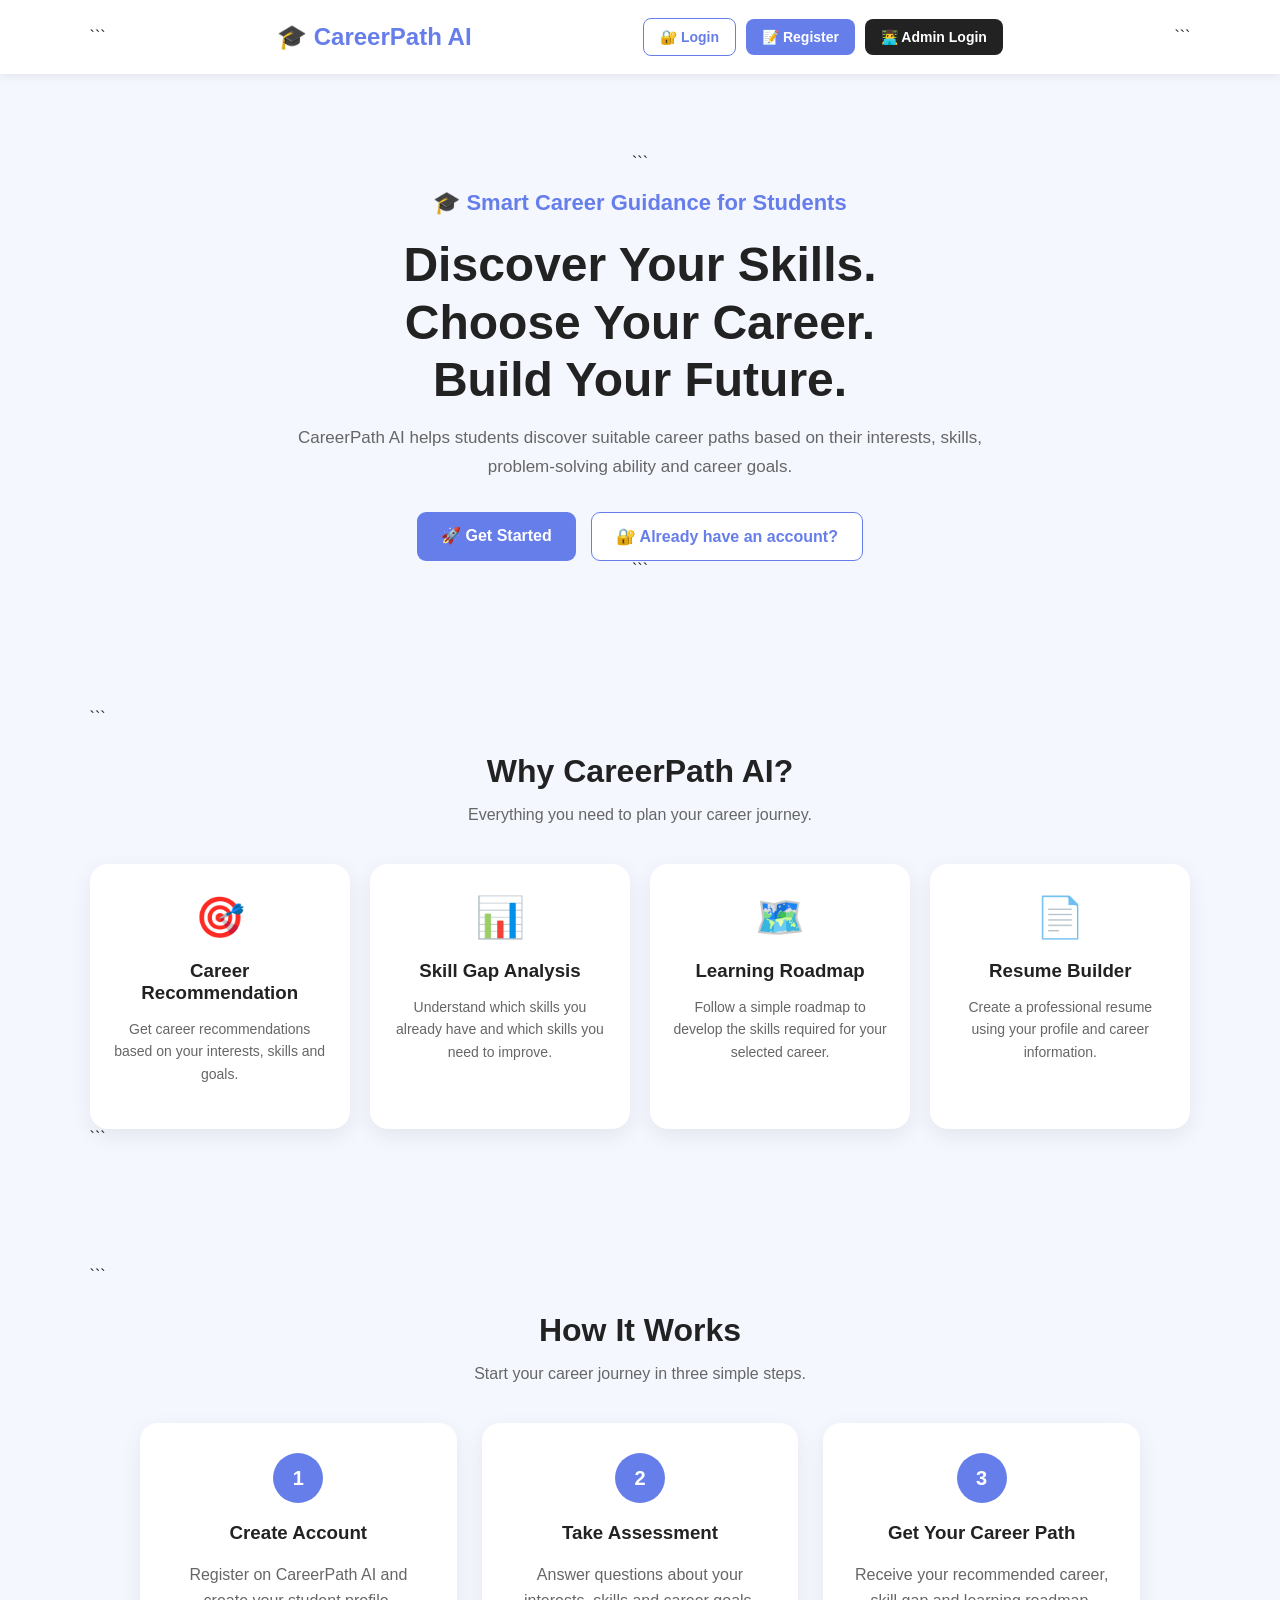
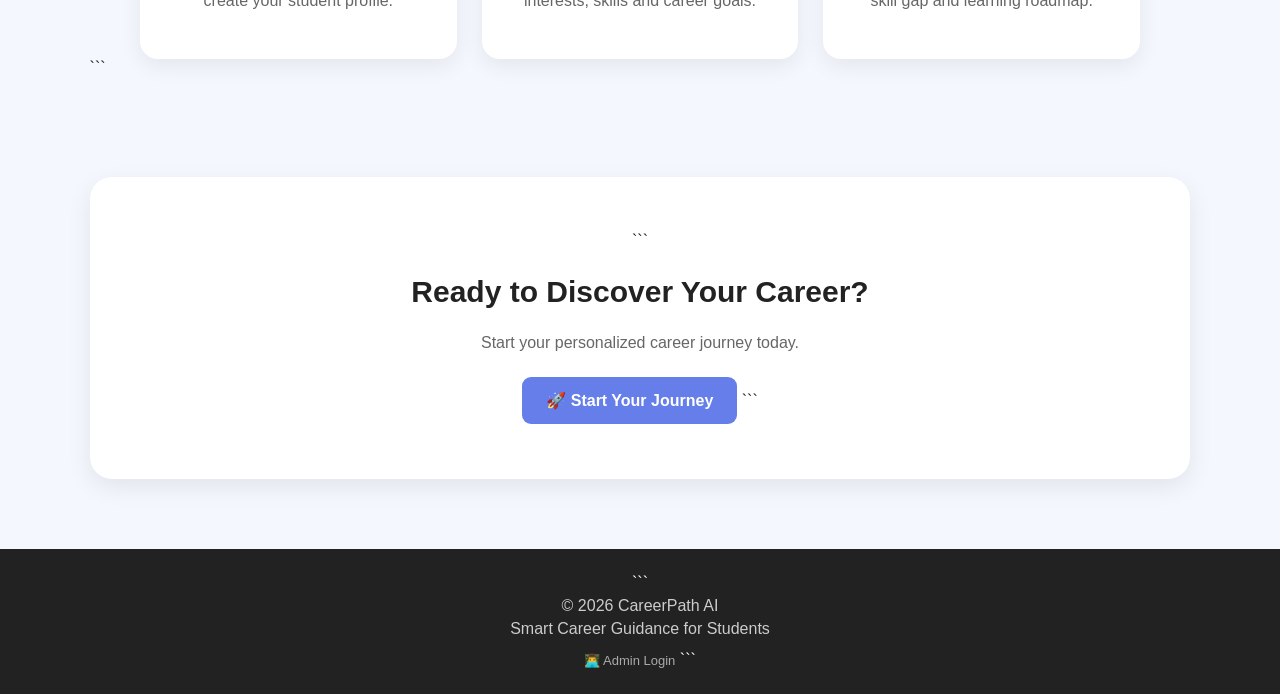
<file: templates/index.html>
<!DOCTYPE html>

<html lang="en">
<head>
<meta charset="UTF-8">
<meta name="viewport" content="width=device-width, initial-scale=1.0">

<title>CareerPath AI - Smart Career Guidance</title>

<style>

* {
    box-sizing: border-box;
}

body {
    margin: 0;
    font-family: Arial, sans-serif;
    background: #f5f7ff;
    color: #222;
}

/* NAVBAR */

.navbar {
    background: white;
    padding: 18px 7%;
    display: flex;
    justify-content: space-between;
    align-items: center;
    box-shadow: 0 2px 10px rgba(0,0,0,0.08);
}

.logo {
    font-size: 24px;
    font-weight: bold;
    color: #667eea;
    text-decoration: none;
}

.nav-buttons {
    display: flex;
    gap: 10px;
    align-items: center;
}

.nav-btn {
    text-decoration: none;
    padding: 10px 16px;
    border-radius: 8px;
    font-weight: bold;
    font-size: 14px;
}

.login {
    color: #667eea;
    border: 1px solid #667eea;
}

.register {
    background: #667eea;
    color: white;
}

.admin {
    background: #222;
    color: white;
}

/* HERO */

.hero {
    text-align: center;
    padding: 80px 20px 70px;
}

.hero h1 {
    font-size: 48px;
    margin: 15px 0;
    line-height: 1.2;
}

.hero h2 {
    font-size: 22px;
    color: #667eea;
    margin-bottom: 20px;
}

.hero p {
    max-width: 750px;
    margin: 0 auto 30px;
    font-size: 17px;
    color: #666;
    line-height: 1.7;
}

.hero-buttons {
    display: flex;
    justify-content: center;
    gap: 15px;
    flex-wrap: wrap;
}

.main-btn {
    display: inline-block;
    padding: 14px 24px;
    border-radius: 9px;
    text-decoration: none;
    font-weight: bold;
}

.start {
    background: #667eea;
    color: white;
}

.already {
    background: white;
    color: #667eea;
    border: 1px solid #667eea;
}

/* FEATURES */

.section {
    padding: 60px 7%;
}

.section-title {
    text-align: center;
    margin-bottom: 40px;
}

.section-title h2 {
    font-size: 32px;
    margin-bottom: 10px;
}

.section-title p {
    color: #666;
}

.feature-grid {
    display: grid;
    grid-template-columns: repeat(4, 1fr);
    gap: 20px;
}

.feature-card {
    background: white;
    padding: 30px 20px;
    border-radius: 18px;
    text-align: center;
    box-shadow: 0 7px 22px rgba(0,0,0,0.07);
}

.feature-icon {
    font-size: 40px;
    margin-bottom: 15px;
}

.feature-card h3 {
    margin-bottom: 10px;
}

.feature-card p {
    color: #666;
    line-height: 1.6;
    font-size: 14px;
}

/* HOW IT WORKS */

.steps {
    display: grid;
    grid-template-columns: repeat(3, 1fr);
    gap: 25px;
    max-width: 1000px;
    margin: auto;
}

.step-card {
    background: white;
    padding: 30px;
    border-radius: 18px;
    text-align: center;
    box-shadow: 0 7px 22px rgba(0,0,0,0.07);
}

.step-number {
    width: 50px;
    height: 50px;
    line-height: 50px;
    margin: 0 auto 15px;
    border-radius: 50%;
    background: #667eea;
    color: white;
    font-weight: bold;
    font-size: 20px;
}

.step-card p {
    color: #666;
    line-height: 1.6;
}

/* CTA */

.cta {
    margin: 40px 7% 70px;
    padding: 55px 25px;
    text-align: center;
    background: white;
    border-radius: 22px;
    box-shadow: 0 8px 25px rgba(0,0,0,0.08);
}

.cta h2 {
    font-size: 30px;
}

.cta p {
    color: #666;
    margin-bottom: 25px;
}

/* FOOTER */

footer {
    background: #222;
    color: white;
    text-align: center;
    padding: 25px;
}

footer p {
    margin: 5px;
    color: #ccc;
}

.footer-admin {
    display: inline-block;
    margin-top: 10px;
    color: #aaa;
    text-decoration: none;
    font-size: 13px;
}

/* MOBILE */

@media (max-width: 900px) {

    .feature-grid {
        grid-template-columns: repeat(2, 1fr);
    }

    .steps {
        grid-template-columns: 1fr;
    }

}

@media (max-width: 650px) {

    .navbar {
        padding: 15px;
        flex-direction: column;
        gap: 15px;
    }

    .nav-buttons {
        flex-wrap: wrap;
        justify-content: center;
    }

    .hero {
        padding: 55px 18px;
    }

    .hero h1 {
        font-size: 34px;
    }

    .hero h2 {
        font-size: 19px;
    }

    .hero p {
        font-size: 15px;
    }

    .feature-grid {
        grid-template-columns: 1fr;
    }

    .section {
        padding: 45px 18px;
    }

    .cta {
        margin: 30px 18px 50px;
    }

}

</style>

</head>

<body>

<!-- NAVBAR -->

<nav class="navbar">

```
<a href="/" class="logo">
    🎓 CareerPath AI
</a>

<div class="nav-buttons">

    <a href="/login" class="nav-btn login">
        🔐 Login
    </a>

    <a href="/register" class="nav-btn register">
        📝 Register
    </a>

    <a href="/admin-login" class="nav-btn admin">
        👨‍💻 Admin Login
    </a>

</div>
```

</nav>

<!-- HERO -->

<section class="hero">

```
<h2>🎓 Smart Career Guidance for Students</h2>

<h1>
    Discover Your Skills.<br>
    Choose Your Career.<br>
    Build Your Future.
</h1>

<p>
    CareerPath AI helps students discover suitable career paths
    based on their interests, skills, problem-solving ability
    and career goals.
</p>

<div class="hero-buttons">

    <a href="/register" class="main-btn start">
        🚀 Get Started
    </a>

    <a href="/login" class="main-btn already">
        🔐 Already have an account?
    </a>

</div>
```

</section>

<!-- FEATURES -->

<section class="section">

```
<div class="section-title">

    <h2>Why CareerPath AI?</h2>

    <p>
        Everything you need to plan your career journey.
    </p>

</div>


<div class="feature-grid">

    <div class="feature-card">

        <div class="feature-icon">🎯</div>

        <h3>Career Recommendation</h3>

        <p>
            Get career recommendations based on your
            interests, skills and goals.
        </p>

    </div>


    <div class="feature-card">

        <div class="feature-icon">📊</div>

        <h3>Skill Gap Analysis</h3>

        <p>
            Understand which skills you already have
            and which skills you need to improve.
        </p>

    </div>


    <div class="feature-card">

        <div class="feature-icon">🗺️</div>

        <h3>Learning Roadmap</h3>

        <p>
            Follow a simple roadmap to develop the
            skills required for your selected career.
        </p>

    </div>


    <div class="feature-card">

        <div class="feature-icon">📄</div>

        <h3>Resume Builder</h3>

        <p>
            Create a professional resume using your
            profile and career information.
        </p>

    </div>

</div>
```

</section>

<!-- HOW IT WORKS -->

<section class="section">

```
<div class="section-title">

    <h2>How It Works</h2>

    <p>
        Start your career journey in three simple steps.
    </p>

</div>


<div class="steps">

    <div class="step-card">

        <div class="step-number">
            1
        </div>

        <h3>Create Account</h3>

        <p>
            Register on CareerPath AI and create
            your student profile.
        </p>

    </div>


    <div class="step-card">

        <div class="step-number">
            2
        </div>

        <h3>Take Assessment</h3>

        <p>
            Answer questions about your interests,
            skills and career goals.
        </p>

    </div>


    <div class="step-card">

        <div class="step-number">
            3
        </div>

        <h3>Get Your Career Path</h3>

        <p>
            Receive your recommended career,
            skill gap and learning roadmap.
        </p>

    </div>

</div>
```

</section>

<!-- CTA -->

<section class="cta">

```
<h2>Ready to Discover Your Career?</h2>

<p>
    Start your personalized career journey today.
</p>

<a href="/register" class="main-btn start">
    🚀 Start Your Journey
</a>
```

</section>

<!-- FOOTER -->

<footer>

```
<p>
    © 2026 CareerPath AI
</p>

<p>
    Smart Career Guidance for Students
</p>

<a href="/admin-login" class="footer-admin">
    👨‍💻 Admin Login
</a>
```

</footer>

</body>
</html>
</file>
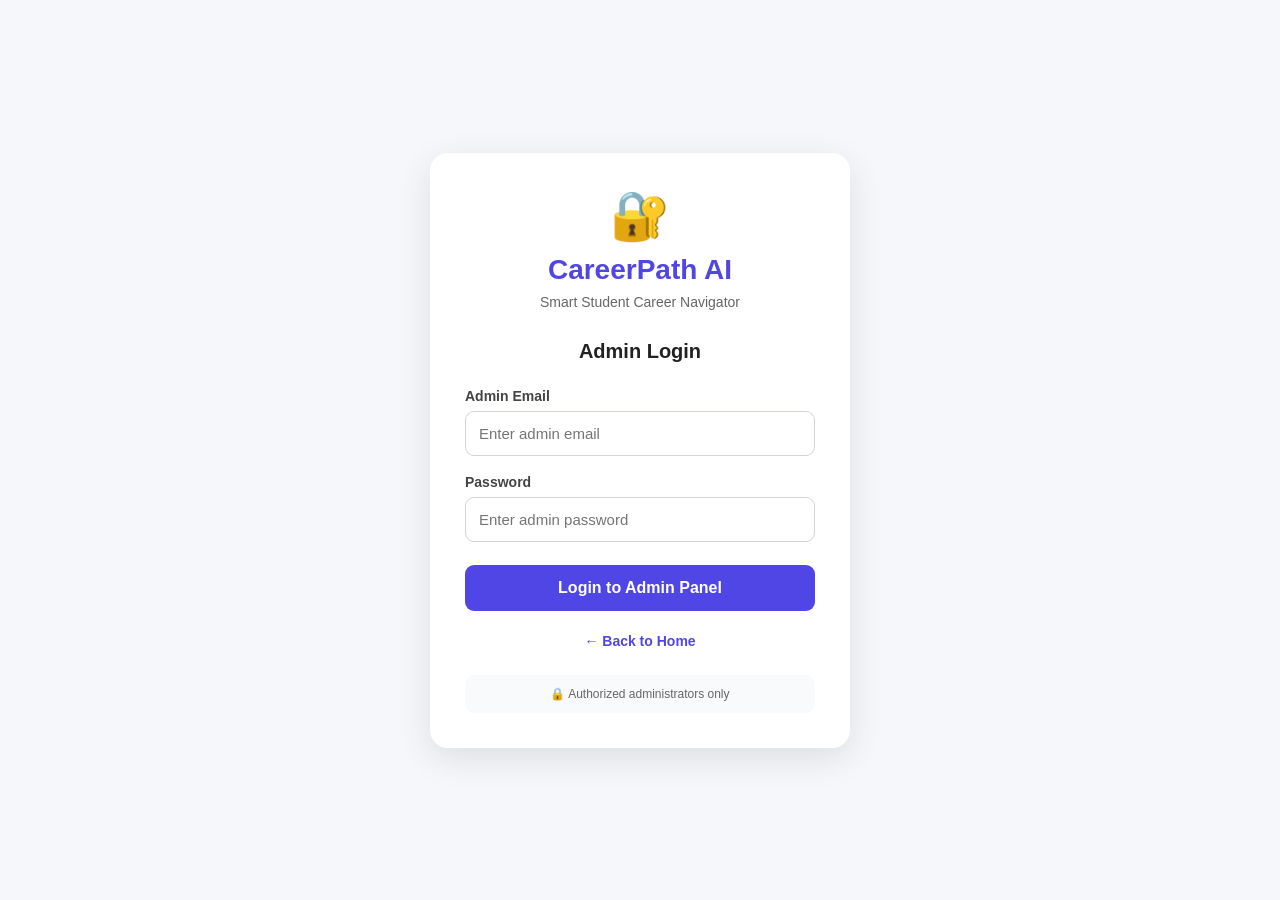
<file: templates/admin-login.html>
<!DOCTYPE html>
<html lang="en">

<head>

    <meta charset="UTF-8">

    <meta name="viewport" content="width=device-width, initial-scale=1.0">

    <title>CareerPath AI - Admin Login</title>

    <style>

        * {
            box-sizing: border-box;
        }

        body {
            margin: 0;
            font-family: Arial, sans-serif;
            background: #f5f7fb;

            min-height: 100vh;

            display: flex;
            justify-content: center;
            align-items: center;

            padding: 20px;
        }

        .login-container {
            width: 100%;
            max-width: 420px;
        }

        .login-card {
            background: white;
            padding: 35px;

            border-radius: 18px;

            box-shadow:
                0 10px 35px rgba(0, 0, 0, 0.10);

            text-align: center;
        }

        .logo {
            font-size: 48px;
            margin-bottom: 10px;
        }

        h1 {
            margin: 0;
            color: #4f46e5;
            font-size: 28px;
        }

        .subtitle {
            color: #666;
            margin: 8px 0 30px;
            font-size: 14px;
        }

        .admin-title {
            font-size: 20px;
            margin-bottom: 25px;
            color: #222;
        }

        .form-group {
            text-align: left;
            margin-bottom: 18px;
        }

        label {
            display: block;
            margin-bottom: 7px;
            font-weight: bold;
            font-size: 14px;
            color: #444;
        }

        input {
            width: 100%;

            padding: 13px;

            border: 1px solid #d1d5db;

            border-radius: 9px;

            font-size: 15px;
        }

        input:focus {
            outline: none;
            border-color: #4f46e5;
        }

        .login-btn {
            width: 100%;

            padding: 14px;

            border: none;

            border-radius: 9px;

            background: #4f46e5;

            color: white;

            font-size: 16px;

            font-weight: bold;

            cursor: pointer;

            margin-top: 5px;
        }

        .login-btn:hover {
            background: #3730a3;
        }

        .back-home {
            display: inline-block;

            margin-top: 22px;

            color: #4f46e5;

            text-decoration: none;

            font-size: 14px;

            font-weight: bold;
        }

        .back-home:hover {
            text-decoration: underline;
        }

        .security {
            margin-top: 25px;

            padding: 12px;

            background: #f8fafc;

            border-radius: 9px;

            font-size: 12px;

            color: #666;
        }

        @media (max-width: 480px) {

            .login-card {
                padding: 25px 20px;
            }

            h1 {
                font-size: 24px;
            }

        }

    </style>

</head>


<body>


<div class="login-container">

    <div class="login-card">


        <div class="logo">
            🔐
        </div>


        <h1>
            CareerPath AI
        </h1>


        <p class="subtitle">
            Smart Student Career Navigator
        </p>


        <h2 class="admin-title">
            Admin Login
        </h2>


        <form method="POST">


            <div class="form-group">

                <label for="email">
                    Admin Email
                </label>

                <input
                    type="email"
                    id="email"
                    name="email"
                    placeholder="Enter admin email"
                    required
                >

            </div>


            <div class="form-group">

                <label for="password">
                    Password
                </label>

                <input
                    type="password"
                    id="password"
                    name="password"
                    placeholder="Enter admin password"
                    required
                >

            </div>


            <button
                type="submit"
                class="login-btn"
            >
                Login to Admin Panel
            </button>


        </form>


        <a
            href="/"
            class="back-home"
        >
            ← Back to Home
        </a>


        <div class="security">

            🔒 Authorized administrators only

        </div>


    </div>

</div>


</body>

</html>
</file>
